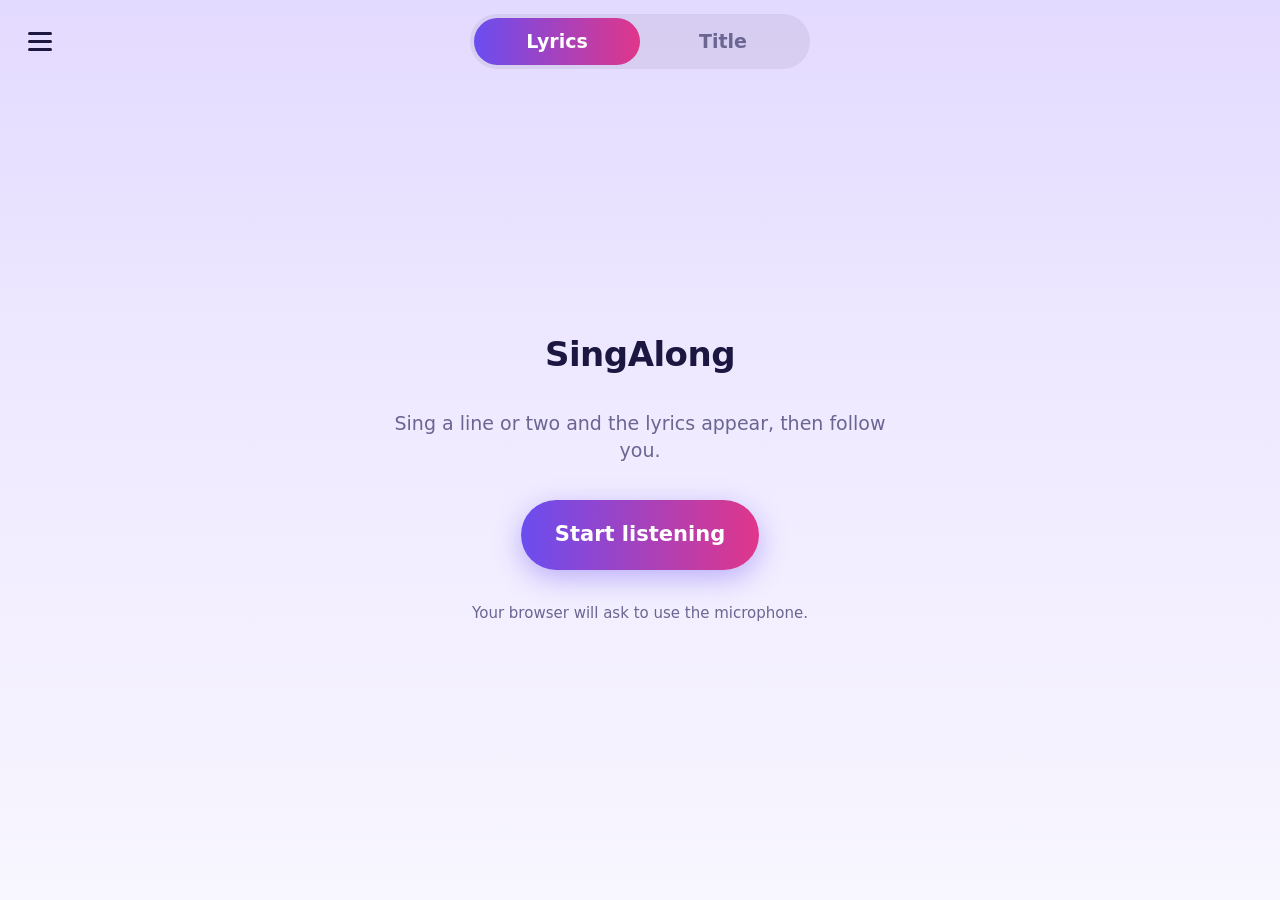
<file: singalong/index.html>
<!doctype html>
<html lang="en">
<head>
<meta charset="utf-8">
<meta name="viewport" content="width=device-width, initial-scale=1, viewport-fit=cover">
<title>SingAlong</title>
<meta name="description" content="Sing a line and the lyrics follow you.">
<meta name="theme-color" content="#15113A">
<link rel="manifest" href="manifest.webmanifest">
<link rel="icon" type="image/svg+xml" href="icon.svg">
<link rel="apple-touch-icon" href="icon-192.png">
<link rel="stylesheet" href="styles.css">
</head>
<body>
<div id="app" aria-live="polite"></div>
<script type="module" src="app.js"></script>
</body>
</html>
</file>
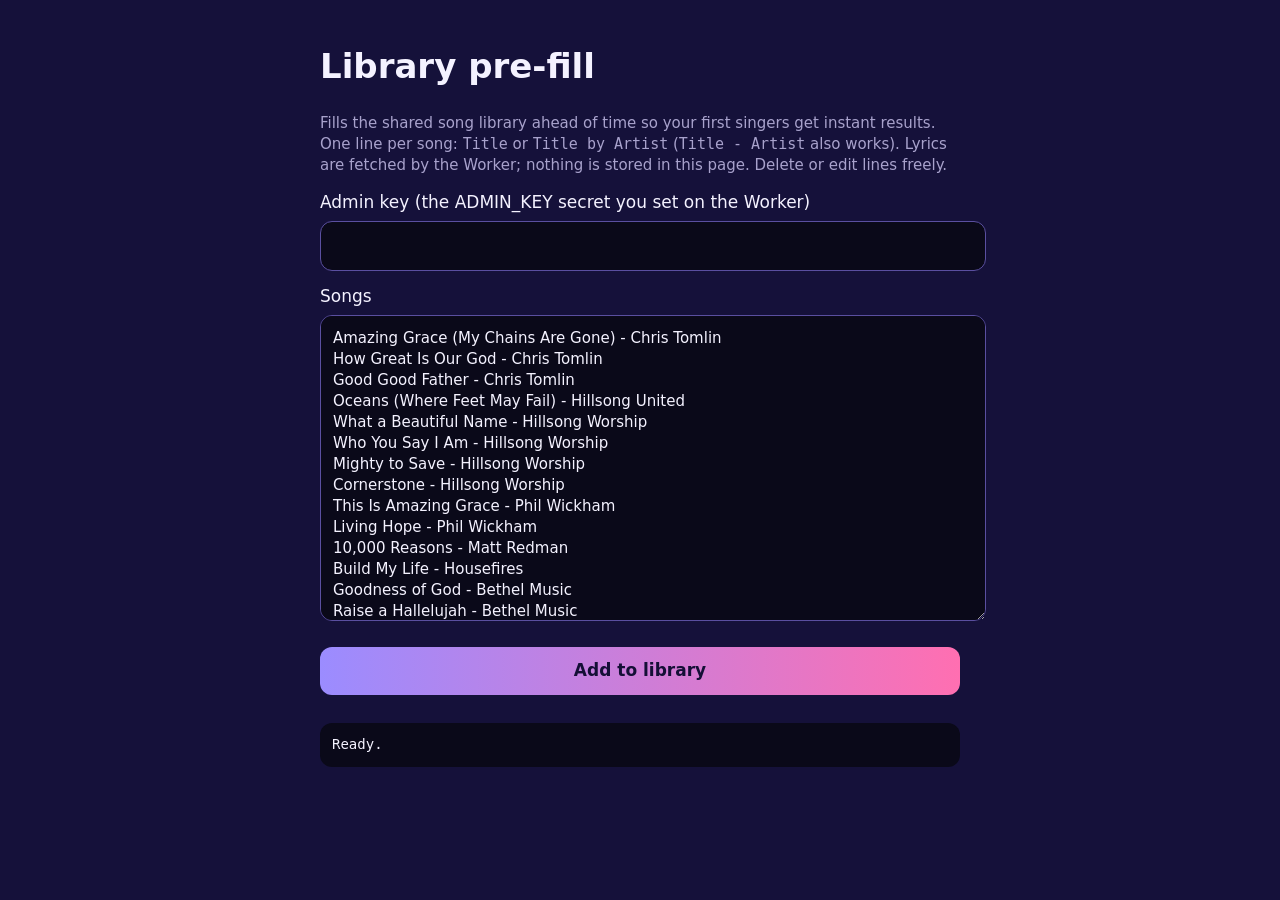
<file: singalong/admin.html>
<!doctype html>
<html lang="en">
<head>
<meta charset="utf-8">
<meta name="viewport" content="width=device-width, initial-scale=1">
<meta name="robots" content="noindex">
<title>SingAlong library</title>
<style>
  body { font: 17px/1.4 system-ui, sans-serif; max-width: 640px; margin: 0 auto; padding: 20px 16px 60px; background: #15113A; color: #F4F2FF; }
  input, textarea, button { font: inherit; width: 100%; padding: 12px; border-radius: 12px; border: 1px solid #5a4fa0; background: #0A0919; color: inherit; margin: 6px 0 14px; }
  textarea { height: 280px; font-size: 15px; }
  button { background: linear-gradient(90deg, #9B8CFF, #FF6FB1); color: #140F36; font-weight: 700; border: 0; cursor: pointer; }
  button:disabled { opacity: .5; }
  pre { background: #0A0919; padding: 12px; border-radius: 12px; white-space: pre-wrap; max-height: 320px; overflow: auto; font-size: 14px; }
  .muted { color: #A8A2CC; font-size: 15px; }
</style>
</head>
<body>
<h1>Library pre-fill</h1>
<p class="muted">Fills the shared song library ahead of time so your first singers get instant results. One line per song: <code>Title</code> or <code>Title by Artist</code> (<code>Title - Artist</code> also works). Lyrics are fetched by the Worker; nothing is stored in this page. Delete or edit lines freely.</p>
<label>Admin key (the ADMIN_KEY secret you set on the Worker)</label>
<input id="key" type="password" autocomplete="off">
<label>Songs</label>
<textarea id="list" spellcheck="false"></textarea>
<button id="go">Add to library</button>
<pre id="log">Ready.</pre>
<script type="module">
import { WORKER_URL } from './config.js';
const DEFAULTS = `Amazing Grace (My Chains Are Gone) - Chris Tomlin
How Great Is Our God - Chris Tomlin
Good Good Father - Chris Tomlin
Oceans (Where Feet May Fail) - Hillsong United
What a Beautiful Name - Hillsong Worship
Who You Say I Am - Hillsong Worship
Mighty to Save - Hillsong Worship
Cornerstone - Hillsong Worship
This Is Amazing Grace - Phil Wickham
Living Hope - Phil Wickham
10,000 Reasons - Matt Redman
Build My Life - Housefires
Goodness of God - Bethel Music
Raise a Hallelujah - Bethel Music
Reckless Love - Cory Asbury
Graves Into Gardens - Elevation Worship
O Come to the Altar - Elevation Worship
Do It Again - Elevation Worship
Million Little Miracles - Elevation Worship
Promises - Maverick City Music
Jireh - Elevation Worship
Way Maker - Sinach
Great Are You Lord - All Sons & Daughters
Holy Spirit - Francesca Battistelli
Here I Am to Worship - Tim Hughes
In Christ Alone - Keith & Kristyn Getty
Shout to the Lord - Darlene Zschech
Lord I Need You - Matt Maher
Blessed Be Your Name - Matt Redman
Forever - Kari Jobe
Revelation Song - Kari Jobe
The Blessing - Kari Jobe
Great Things - Phil Wickham
Battle Belongs - Phil Wickham
Praise - Elevation Worship
Rattle! - Elevation Worship
King of Kings - Hillsong Worship
Christ Is Enough - Hillsong Worship
Tremble - Mosaic MSC
Gratitude - Brandon Lake
Hard Fought Hallelujah - Brandon Lake
Firm Foundation (He Won't) - Cody Carnes
Run to the Father - Cody Carnes
Nothing Else - Cody Carnes
Holy Forever - Chris Tomlin
Death Was Arrested - Northridge Worship
Man of Sorrows - Hillsong Worship
Is He Worthy - Andrew Peterson
Come Thou Fount - Sovereign Grace Music
Abide With Me
It Is Well With My Soul
Great Is Thy Faithfulness
Be Thou My Vision
How Deep the Father's Love for Us
Holy Holy Holy`;
const list = document.getElementById('list'); list.value = DEFAULTS;
const log = document.getElementById('log'); const go = document.getElementById('go');
const say = (t) => { log.textContent += '\n' + t; log.scrollTop = log.scrollHeight; };
go.onclick = async () => {
  const key = document.getElementById('key').value.trim();
  if (!key) return say('Enter the admin key first.');
  const lines = list.value.split('\n').map((s) => s.trim()).filter(Boolean);
  go.disabled = true; log.textContent = `Adding ${lines.length} songs...`;
  let added = 0, had = 0, missed = 0;
  for (const [i, line] of lines.entries()) {
    const m = line.match(/^(.*?)(?:\s+by\s+|\s+-\s+|\s*\|\s*)(.+)$/i);
    const title = m ? m[1] : line;
    const rest = m ? [m[2]] : [];
    try {
      const res = await fetch(WORKER_URL + '/admin/add', { method: 'POST', headers: { 'X-Admin-Key': key, 'Content-Type': 'application/json' }, body: JSON.stringify({ title: title.trim(), artist: rest.join(' - ').trim() }) });
      if (res.status === 403) { say('Wrong admin key. Stopping.'); break; }
      const r = await res.json();
      if (r.ok && r.stored) { added++; say(`${i + 1}. added: ${r.title}`); }
      else if (r.ok) { had++; say(`${i + 1}. already there: ${r.title}`); }
      else { missed++; say(`${i + 1}. skipped (${r.reason || 'error'}): ${line}`); }
    } catch (e) { missed++; say(`${i + 1}. failed: ${line}`); }
    await new Promise((r) => setTimeout(r, 400));
  }
  say(`Done. Added ${added}, already there ${had}, skipped ${missed}.`);
  go.disabled = false;
};
</script>
</body>
</html>
</file>
<file: singalong/styles.css>
:root {
  --a: #9B8CFF; --b: #FF6FB1;
  --bg0: #0A0919; --bg1: #15113A; --bg2: #261654;
  --on: #F4F2FF; --muted: #A8A2CC; --strong: #fff; --on-accent: #140F36; --raised: #2A2557;
  --tint: rgba(255,255,255,.08); --err: #FF8A9B;
  --lyric: 26px;
  color-scheme: dark;
}
:root[data-mode="light"] {
  --bg0: #F8F6FF; --bg1: #EFEAFF; --bg2: #E3DAFF;
  --on: #1B1740; --muted: #6B6592; --strong: #0D0A2A; --on-accent: #fff; --raised: #fff;
  --tint: rgba(27,23,64,.07); --err: #C62B45;
  color-scheme: light;
}
* { box-sizing: border-box; -webkit-tap-highlight-color: transparent; }
html, body { margin: 0; height: 100%; }
body {
  font: 19px/1.4 system-ui, -apple-system, "Segoe UI", Roboto, sans-serif;
  color: var(--on); background: var(--bg0);
}
#app {
  min-height: 100dvh; display: flex; flex-direction: column;
  background: linear-gradient(var(--bg2), var(--bg1) 45%, var(--bg0));
  padding: env(safe-area-inset-top) 0 env(safe-area-inset-bottom);
}
button { font: inherit; color: inherit; cursor: pointer; border: 0; background: none; }
button:focus-visible { outline: 3px solid var(--a); outline-offset: 2px; }

.top { display: flex; align-items: center; gap: 12px; padding: 14px 16px 6px; }
.burger { width: 48px; height: 48px; border-radius: 14px; display: grid; place-items: center; }
.burger span, .burger span::before, .burger span::after { display: block; width: 24px; height: 3px; border-radius: 2px; background: var(--on); content: ""; position: relative; }
.burger span::before { position: absolute; top: -8px; } .burger span::after { position: absolute; top: 8px; }
.seg { display: flex; background: var(--tint); border-radius: 999px; padding: 4px; flex: 1; max-width: 340px; margin: 0 auto; }
.seg button { flex: 1; padding: 10px 14px; border-radius: 999px; font-weight: 600; color: var(--muted); }
.seg button[aria-pressed="true"] { background: linear-gradient(90deg, var(--a), var(--b)); color: var(--on-accent); }
.chips { display: flex; justify-content: center; padding: 6px 16px 0; }
.chip { padding: 10px 18px; border-radius: 999px; background: var(--tint); font-weight: 600; color: var(--muted); display: flex; gap: 8px; align-items: center; }
.chip[aria-pressed="true"] { background: color-mix(in srgb, var(--a) 28%, transparent); color: var(--on); box-shadow: inset 0 0 0 2px var(--a); }
.chip i { width: 10px; height: 10px; border-radius: 50%; background: currentColor; opacity: .6; }
.chip[aria-pressed="true"] i { background: var(--a); opacity: 1; }

main { flex: 1; display: flex; flex-direction: column; padding: 16px; min-height: 0; }
.center { margin: auto; text-align: center; max-width: 520px; display: flex; flex-direction: column; align-items: center; gap: 18px; }
h1 { font-size: 34px; line-height: 1.1; margin: 0; letter-spacing: -.5px; }
.muted { color: var(--muted); }
.err { color: var(--err); }
.big { padding: 20px 34px; border-radius: 999px; font-weight: 700; font-size: 21px; color: var(--on-accent); background: linear-gradient(90deg, var(--a), var(--b)); box-shadow: 0 8px 28px color-mix(in srgb, var(--a) 40%, transparent); }
.ghost { padding: 16px 28px; border-radius: 999px; background: var(--raised); font-weight: 700; font-size: 19px; box-shadow: 0 2px 10px rgba(0,0,0,.18); }

.bars { display: flex; gap: 8px; align-items: center; height: 70px; }
.bars b { width: 10px; border-radius: 6px; background: linear-gradient(var(--a), var(--b)); animation: bar 1.1s ease-in-out infinite; height: 20px; }
.bars b:nth-child(2) { animation-delay: .15s } .bars b:nth-child(3) { animation-delay: .3s } .bars b:nth-child(4) { animation-delay: .45s } .bars b:nth-child(5) { animation-delay: .6s }
@keyframes bar { 50% { height: 66px } }
@media (prefers-reduced-motion: reduce) { .bars b { animation: none; height: 40px; } }
.heard { font-size: 22px; font-weight: 600; min-height: 1.4em; }
.heard::before { content: "“"; } .heard::after { content: "”"; } .heard:empty { display: none; }

.song-head { padding: 4px 4px 10px; }
.song-head h2 { margin: 0; font-size: 26px; letter-spacing: -.2px; }
.lyrics { flex: 1; overflow-y: auto; padding: 8px 4px 120px; scroll-behavior: smooth; mask-image: linear-gradient(transparent, #000 40px); }
.lyrics p { margin: 0 0 .55em; font-size: var(--lyric); line-height: 1.3; color: var(--muted); transition: color .2s, transform .2s; transform-origin: left; }
.lyrics p.now { color: var(--strong); font-weight: 700; transform: scale(1.03); }
.lyrics p.done { opacity: .55; }
.dock { position: fixed; left: 0; right: 0; bottom: 0; padding: 14px 16px calc(14px + env(safe-area-inset-bottom)); display: flex; flex-direction: column; align-items: center; gap: 10px; background: linear-gradient(transparent, var(--bg0) 45%); pointer-events: none; }
.dock > * { pointer-events: auto; }
.dock .heard-live { font-size: 16px; color: var(--muted); max-width: 90vw; white-space: nowrap; overflow: hidden; text-overflow: ellipsis; }
.dock .row { display: flex; gap: 12px; flex-wrap: wrap; justify-content: center; }
.wrong { padding: 18px 30px; border-radius: 999px; background: var(--raised); font-weight: 800; font-size: 20px; box-shadow: 0 0 0 2px var(--b), 0 8px 24px rgba(0,0,0,.25); }

.opts { display: flex; flex-direction: column; gap: 12px; width: 100%; max-width: 520px; margin: 0 auto; }
.opt { text-align: left; padding: 18px 20px; border-radius: 20px; background: var(--raised); box-shadow: 0 2px 10px rgba(0,0,0,.15); }
.opt b { display: block; font-size: 21px; } .opt span { color: var(--muted); }

.scrim { position: fixed; inset: 0; background: rgba(0,0,0,.5); display: flex; justify-content: flex-start; z-index: 10; }
.panel { width: min(380px, 92vw); height: 100%; background: var(--bg1); padding: 20px 20px calc(24px + env(safe-area-inset-bottom)); overflow-y: auto; display: flex; flex-direction: column; gap: 26px; }
.panel h3 { margin: 0; font-size: 26px; display: flex; justify-content: space-between; align-items: center; }
.panel label.t { display: block; font-weight: 700; margin-bottom: 10px; }
.panel .seg { max-width: none; }
.swatches { display: grid; grid-template-columns: repeat(4, 1fr); gap: 12px; }
.sw { height: 52px; border-radius: 16px; border: 3px solid transparent; }
.sw[aria-pressed="true"] { border-color: var(--on); }
.toggle { display: flex; justify-content: space-between; align-items: center; gap: 12px; }
.toggle button { width: 58px; height: 34px; border-radius: 999px; background: var(--tint); position: relative; flex: none; }
.toggle button::after { content: ""; position: absolute; top: 4px; left: 4px; width: 26px; height: 26px; border-radius: 50%; background: var(--muted); transition: transform .15s; }
.toggle button[aria-pressed="true"] { background: var(--a); }
.toggle button[aria-pressed="true"]::after { transform: translateX(24px); background: var(--on-accent); }
.x { width: 44px; height: 44px; border-radius: 12px; font-size: 26px; }
.note { font-size: 15px; color: var(--muted); }
</file>
